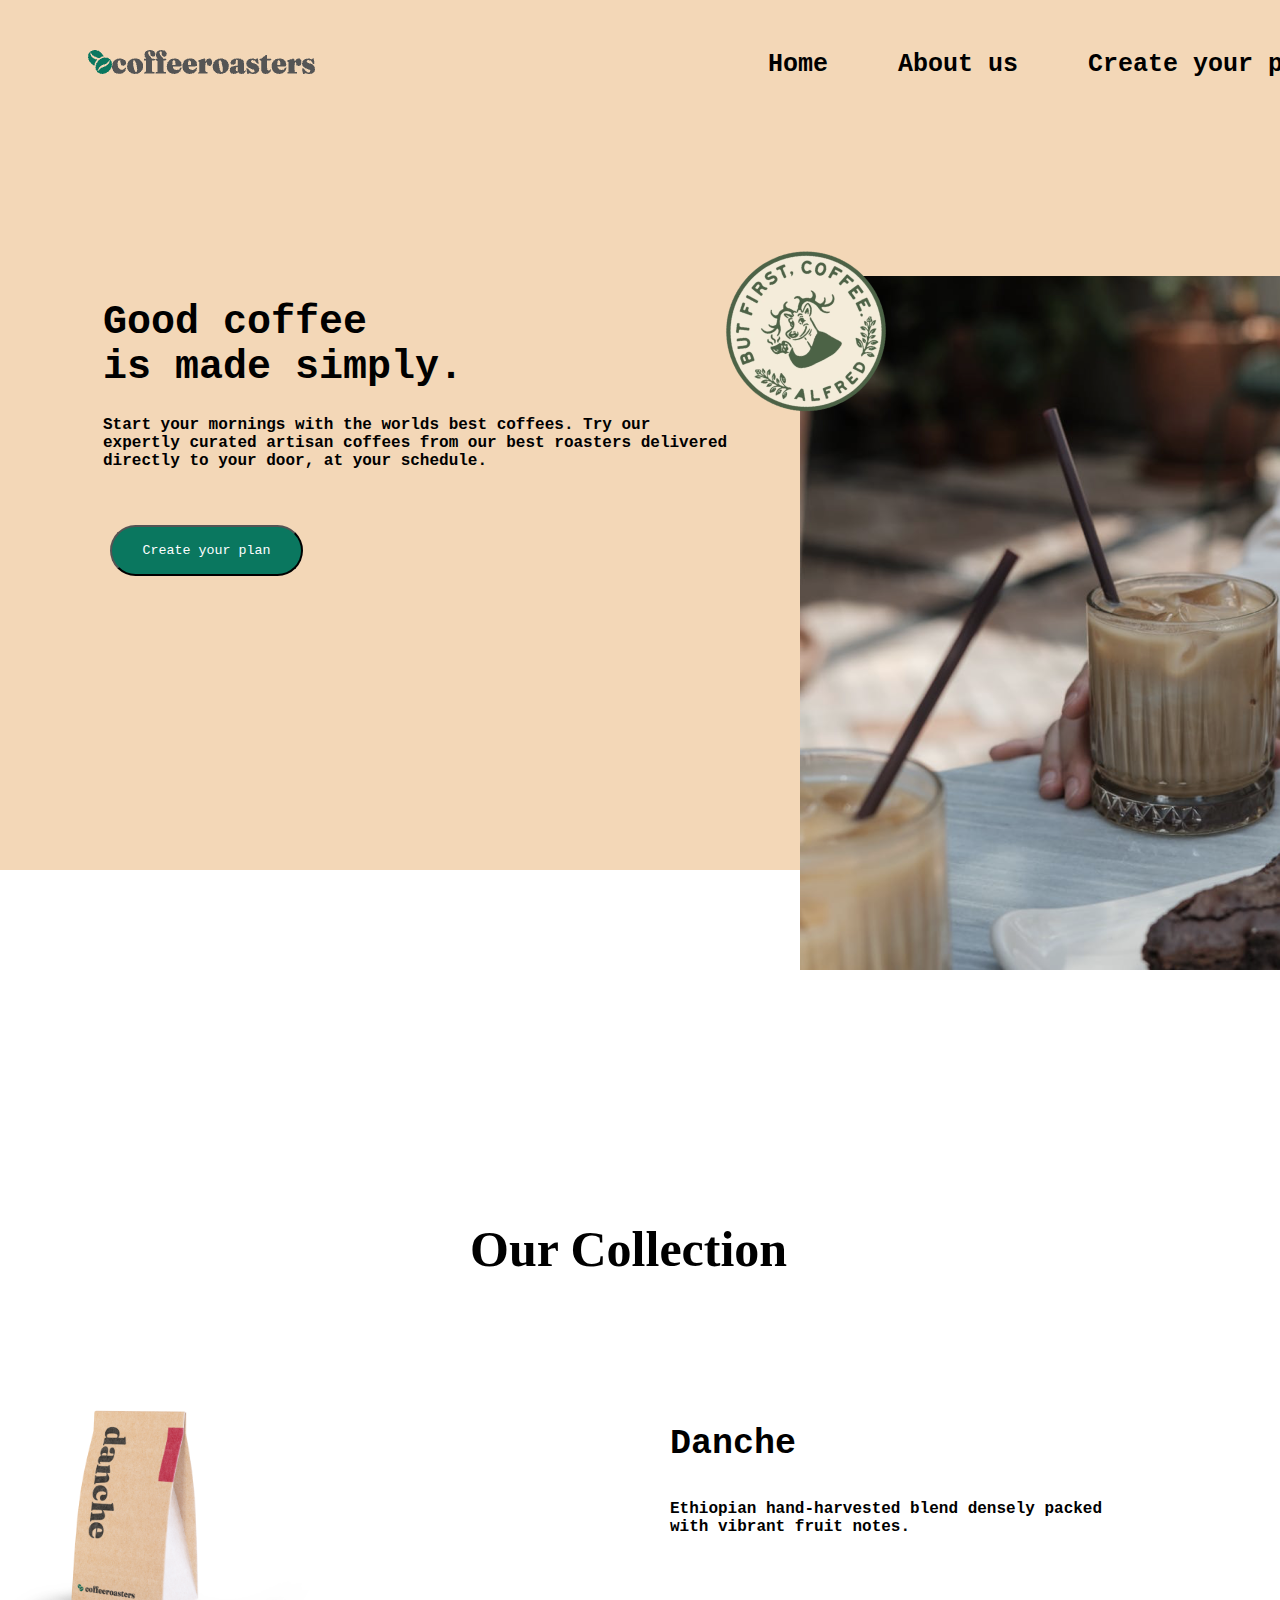
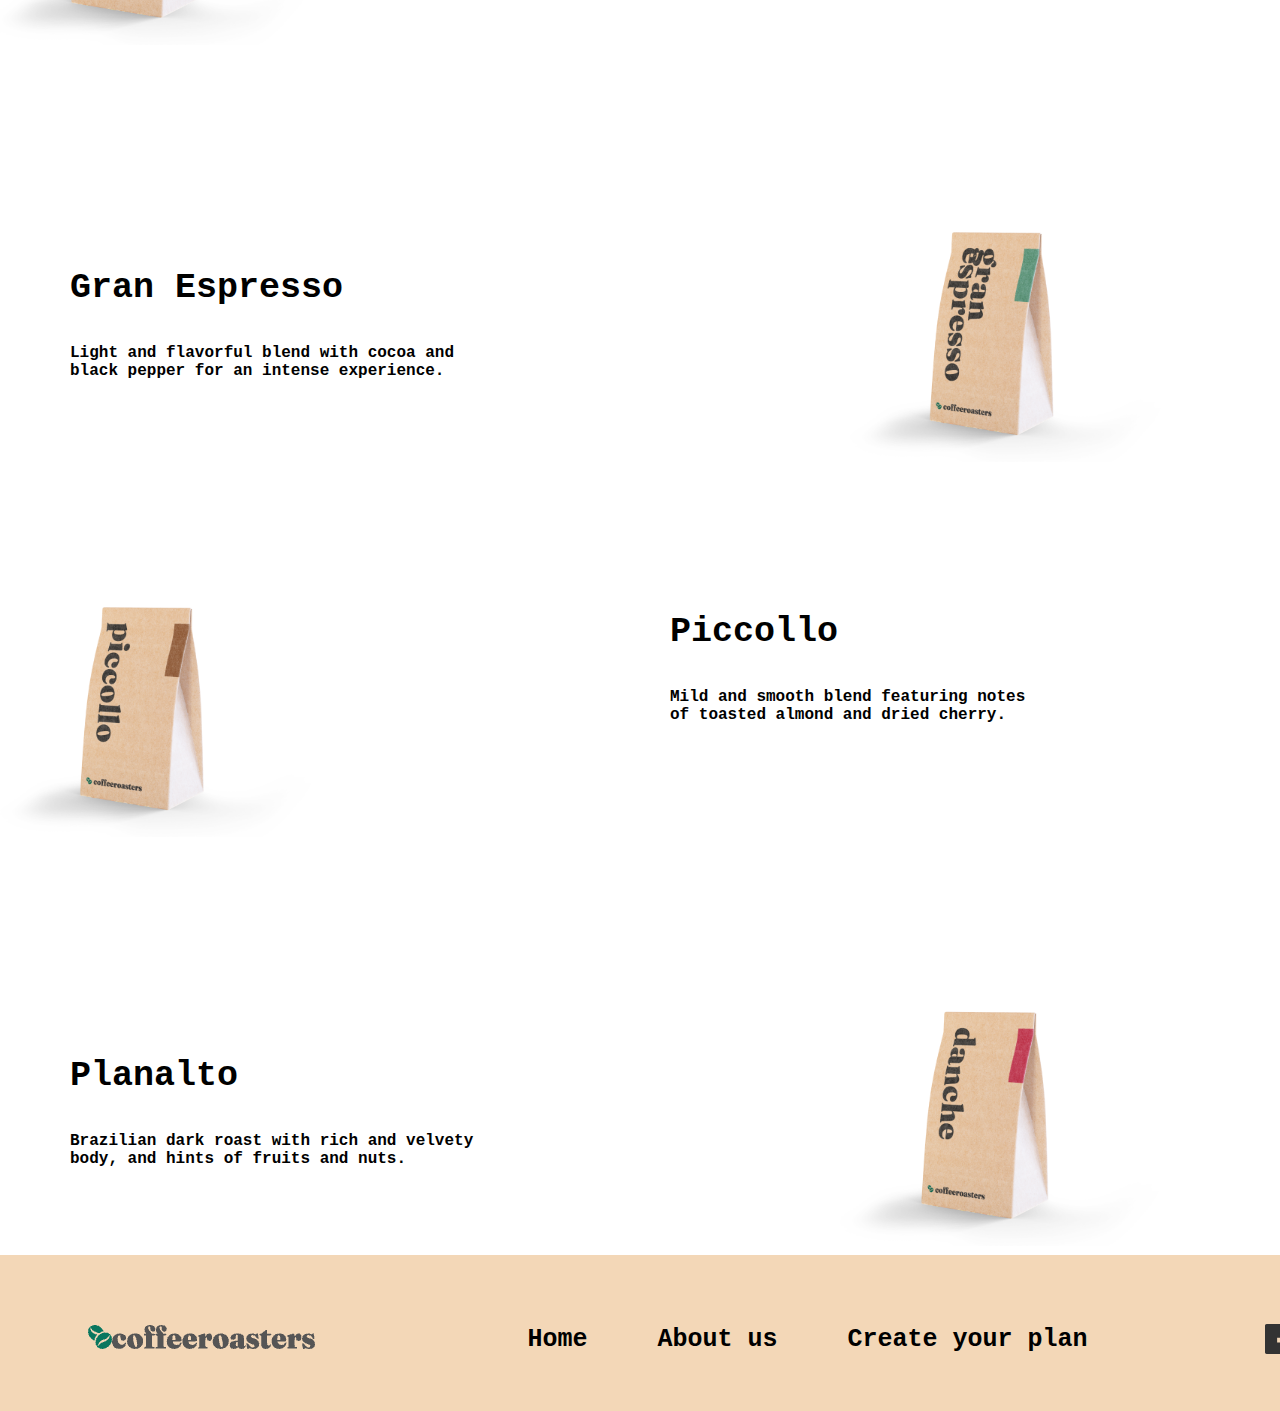
<file: index.html>
<!DOCTYPE html>
<html lang="en">
<head>
    <meta charset="UTF-8">
    <meta name="viewport" content="width=device-width, initial-scale=1.0">
    <title>Document</title>
    <link rel="stylesheet" href="style.css">
</head>
<body>

<header>




    <div class="container">
        <div class="header-wrapper">
          <div>
            <img class="walpaper" src="image/Group 3614.png" alt="">
          </div>
          <div class="header-list">
            <nav>
              <ul class="header-link">
                <li>
                  <a class="nav-link" href="about.html">Home</a>
                </li>
                <li>
                  <a class="nav-link" href="about.html">About us</a>
                </li>
                <li>
                  <a class="nav-link" href="about.html">Create your plan</a>
                </li>
              </ul>
            </nav>
          </div>
        </div>
      </div>

    </header>

    <main>
      <div class="container">
        <div class="text-big">
          <div class="text-s">
            <h1 class="tx">
              Good coffee <br>
              is made simply.
            </h1>
  
            <h4 class="p">
              Start your mornings with the worlds best coffees. Try our<br>
               expertly curated artisan coffees from our best roasters delivered <br>
               directly to your door, at your schedule.
            </p>
          </div>
        </div>
      </div>
  
  
  
        <button class="one-btn">
          Create your plan
        </button>
    </div>

     <div class="container-walpep">
      <img class="but-first" src="image/Rectangle 679.png" alt="">
      <img class="lll" src="image/image 40 (1).png" alt="">
     </div>




    </main>


<div class="container">
  <div class="img-box">
    <div class="ws">
      <div class="ws-1">

        <h1 class="df">Our Collection</h1>

        <img class="img-boxx" src="image/kopi4.png" alt="">
<div class="cls">
       <h1 class="dr">
        Danche
      </h1>
      <h4 class="drr">
        Ethiopian hand-harvested blend densely packed <br>
        with vibrant fruit notes.
      </h4>
    </div>
      </div>
    </div>
  </div>
</div>


<div class="container">
  <div class="img-box1">
    <div class="ws1">
      <div class="ws-11">

        <div class="cls1">
          <h1 class="dr1" style="display: flex;">
            Gran Espresso
         </h1>
         <h4 class="drr1">
          Light and flavorful blend with cocoa and <br>
          black pepper for an intense experience.
         </h4>
       </div>

        <img class="img-boxxs" src="image/kopi1 copy.png" alt="">

      </div>
    </div>
  </div>
</div>


<div class="container">
  <div class="img-box2">
    <div class="ws2">
      <div class="ws-12">

        <img class="img-boxx2" src="image/kopi3.png" alt="">


<div class="cls2">
       <h1 class="dr2">
        Piccollo
      </h1>
      <h4 class="drr2">
        Mild and smooth blend featuring notes<br> of toasted almond and dried cherry.
      </h4>
    </div>
      </div>
    </div>
  </div>
</div>



<div class="container">
  <div class="img-box13">
    <div class="ws13">
      <div class="ws-113">

        <div class="cls13">
          <h1 class="dr13" style="display: flex;">
            Planalto
         </h1>
         <h4 class="drr13">
          Brazilian dark roast with rich and velvety<br>
           body, and hints of fruits and nuts.
         </h4>
       </div>

        <img class="img-boxxs3" src="image/kopi4.png" alt="">

      </div>
    </div>
  </div>
</div>



<div class="hd4">

  <div class="container">
      <div class="header-wrappers">
        <div>
          <img class="walpapers" src="image/Group 3614.png" alt="">
        </div>
        <div class="header-lists">
          <nav class="fg">
            <ul class="header-links">
              <li>
                <a class="nav-links" href="">Home</a>
              </li>
              <li>
                <a class="nav-links" href="">About us</a>
              </li>
              <li>
                <a class="nav-links" href="">Create your plan</a>
              </li>
            </ul>
          </nav>
        </div>
      </div>
    </div>
<div class="wde" style="display: flex;">
     <img class="face" src="image/Path.svg" alt="">
     <img class="face" src="image/Path (1).svg" alt="">
     <img class="face" src="image/Shape.svg" alt="">
    </div>
  </div>

</body>
</html>
</file>
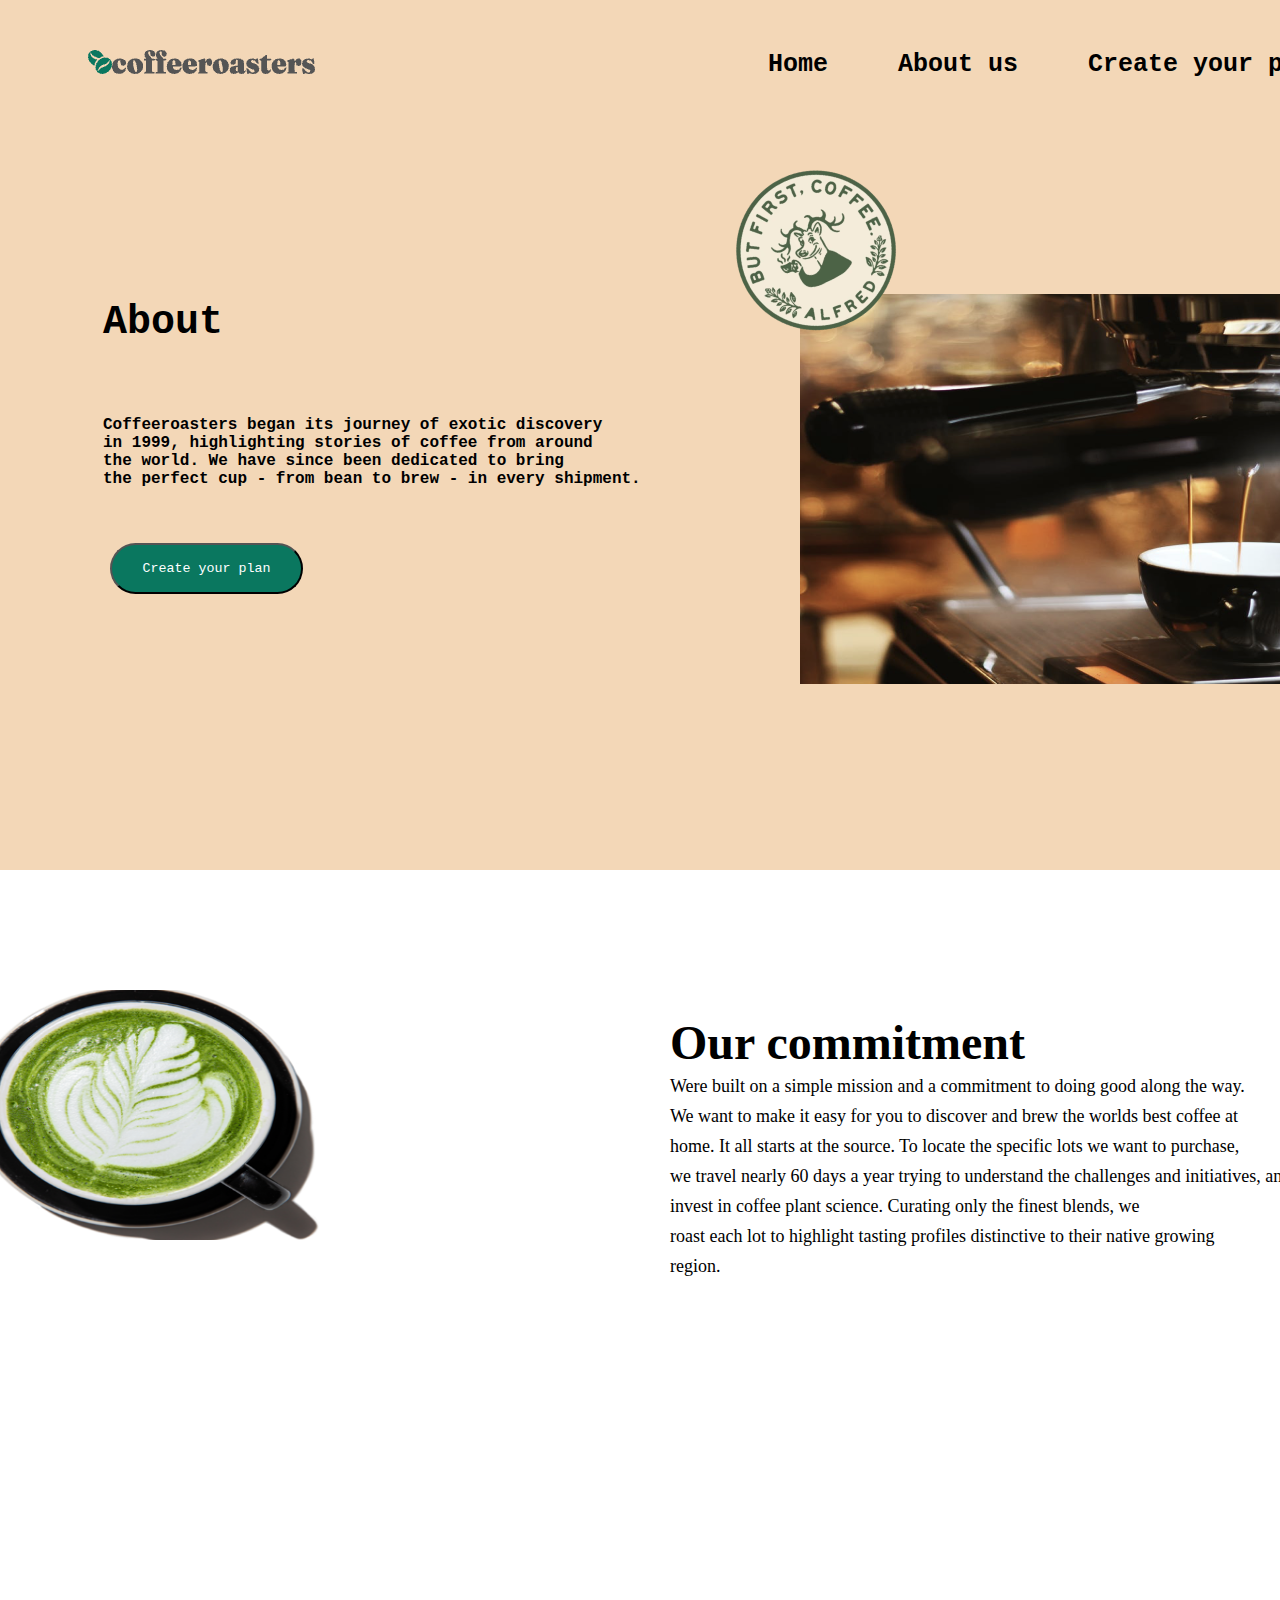
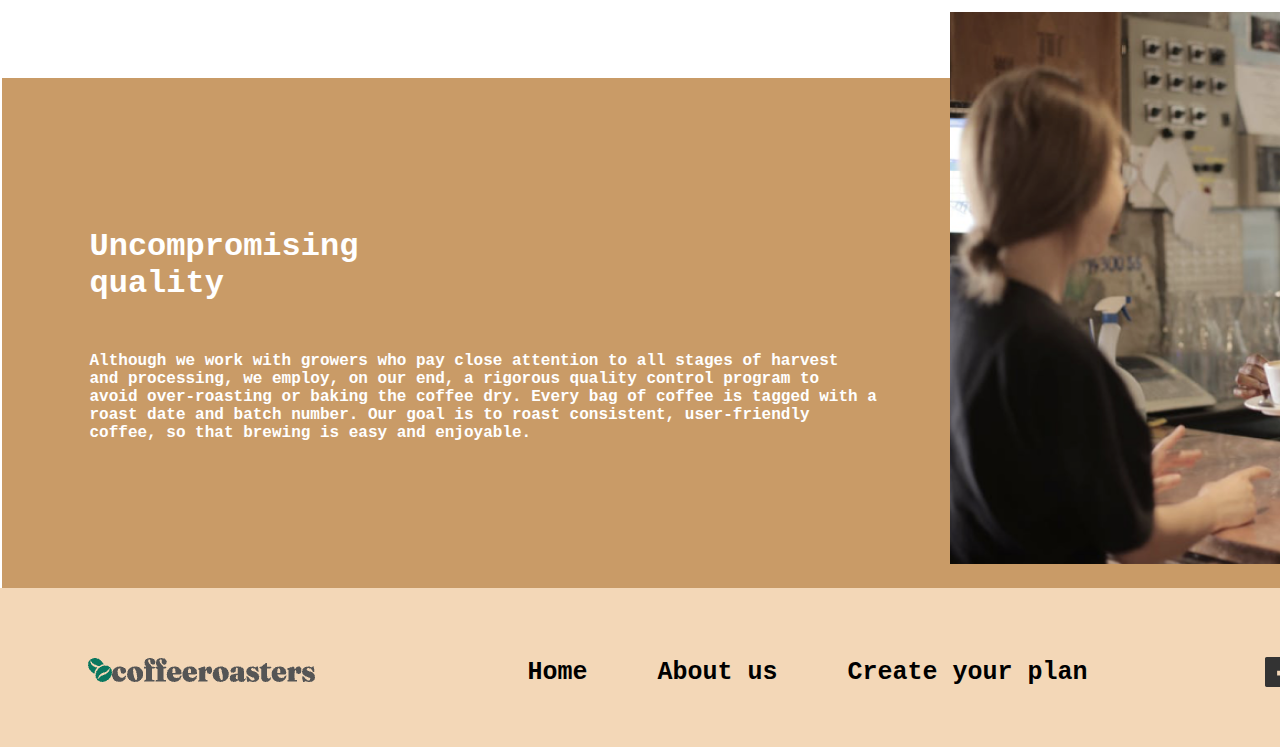
<file: about.html>
<!DOCTYPE html>
<html lang="en">
<head>
    <meta charset="UTF-8">
    <meta name="viewport" content="width=device-width, initial-scale=1.0">
    <title>Document</title>
    <link rel="stylesheet" href="style.css">
</head>
<body>
    

    <header>
    <div class="container">
        <div class="header-wrapper">
          <div>
            <img class="walpaper" src="image/Group 3614.png" alt="">
          </div>
          <div class="header-list">
            <nav>
              <ul class="header-link">
                <li>
                  <a class="nav-link" href="index.html">Home</a>
                </li>
                <li>
                  <a class="nav-link" href="index.html">About us</a>
                </li>
                <li>
                  <a class="nav-link" href="index.html">Create your plan</a>
                </li>
              </ul>
            </nav>
          </div>
        </div>
      </div>
    </header>

      <main>
        <div class="container">
          <div class="text-big">
            <div class="text-s">
              <h1 class="tx">
            About
              </h1>
    
              <h4 class="p">
                Coffeeroasters began its journey of exotic discovery <br>
                in 1999, highlighting stories of coffee from around <br>
                the world. We have since been dedicated to bring<br>
                 the perfect cup - from bean to brew - in every shipment.
              </p>
            </div>
          </div>
        </div>
    
    
    
          <button class="one-btn">
            Create your plan
          </button>
      </div>
  
       <div class="container-walpep">
        <img class="but-first" src="image/Rectangle 679 (1).png" alt="">
        <img class="lll1" src="image/image 40 (1).png" alt="">
       </div>
  
  

      </main>


      <div class="container">
        <div class="img-box">
          <div class="ws">
            <div class="ws-1">
      

      
              <img class="img-boxx" src="image/cup-6 1.png" alt="">
      <div class="cls">
             <h1 class="drq">
                Our commitment
            </h1>
            <h4 class="drrq">
                Were built on a simple mission and a commitment to doing good along the way. <br>
                We want to make it easy for you to discover and brew the worlds best coffee at<br>
                 home. It all starts at the source. To locate the specific lots we want to purchase,<br>
                  we travel nearly 60 days a year trying to understand the challenges and  initiatives, and<br>
                   invest in coffee plant science. Curating only the finest blends, we<br>
                    roast each lot to highlight tasting profiles distinctive to their native growing <br>
                    region.
            </h4>
          </div>
            </div>
          </div>
        </div>
      </div>
      

<div class="sed">
    <div class="container">
        <div class="dv1">
            <div class="dv2">
                <div class="d2">
                <h1 class="d1-bx">
                   
                    Uncompromising <br>
                    quality
                </h1>

                <h4 class="nw">
                    Although we work with growers who pay close attention to all stages of harvest <br>
                    and processing, we employ, on our end, a rigorous quality control program to <br>
                    avoid over-roasting or baking the coffee dry. Every bag of coffee is tagged with a<br>
                     roast date and batch number. Our goal is to roast consistent, user-friendly <br>
                     coffee, so that brewing is easy and enjoyable.
                </h4>
                <img class="as" src="image/Rectangle 681.png" alt="">
            </div>
            </div>
        </div>
    </div>
</div>


<div class="hd4">
<div class="container">
    <div class="header-wrappers">
      <div>
        <img class="walpapers" src="image/Group 3614.png" alt="">
      </div>
      <div class="header-lists">
        <nav class="fg">
          <ul class="header-links">
            <li>
              <a class="nav-links" href="">Home</a>
            </li>
            <li>
              <a class="nav-links" href="">About us</a>
            </li>
            <li>
              <a class="nav-links" href="">Create your plan</a>
            </li>
          </ul>
        </nav>
      </div>
    </div>
  </div>
<div class="wde" style="display: flex;">
   <img class="face" src="image/Path.svg" alt="">
   <img class="face" src="image/Path (1).svg" alt="">
   <img class="face" src="image/Shape.svg" alt="">
  </div>
</div>
</div>
</body>
</html>
</file>
<file: style.css>
header{
    width: 1516px;
height: 100px;
gap: 0px;
opacity: 0px;
background: #F3D7B7;

}

main{
    width: 1516px;
height: 770px;
gap: 0px;
opacity: 0px;
background: #F3D7B7;
padding: 50px;
}

* {
    padding: 0;
    margin: 0;
    list-style: none;
    text-decoration: none;
    box-sizing: border-box;
    font-family: "Roboto Mono", monospace;
}

.container {
    max-width: 1140px;
    margin: 0 auto;
}

.walpaper{
    margin: 50px 0 0 -100px;
}

.header-link {
    display: flex;
    gap: 70px;
    margin: 50px 0 0 -20px;
}

.header-wrapper {
    display: flex;
    align-items: center;
    justify-content: space-between;
}

.nav-link {
    font-size: 25px;
    font-weight: bolder;
    color: black;
    transition: all ease-in-out 0.2s;

}




.text-s{
    margin: 150px 0 0 -85px;
}



.tx{
    width: 512px;
    height: 116px;
    font-size: 40px;
}



.box{
    padding: 0 0 0 20px;
font-size: 20px;
    color: #000000;
    background-color: white;
    width: 398px;
height: 46px;
border-radius: 9999px;
margin: 100px 0 0 150px;

}

.one-btn{
    width:  193px;
    height: 51px;
    top: 492px;
    left: 50px;
    padding: 16px 24px 16px 24px;
    gap: 10px;
border-radius: 50px;
    opacity: 0px;
    background: #0A775F;
color: white;
    margin: 55px 0 0 60px;
    transition: 1.5s;
}


.one-btn:hover{
    background-color: aliceblue;
    color: #000000;
}


.but-first{
    margin: -300px 0 0 750px;
}




.lll{

    animation-name: logo-hello;
    animation-duration: 0.1s;
animation-delay: 0s;
animation-iteration-count: infinite;
position: absolute;
margin: -750px 0 0 650px;
}


@keyframes logo-hello {
    0%{
        transform: rotate(360deg);
    }

}


.df{
    width: 368.11px;
height: 59px;
top: 908px;
left: 556.44px;
gap: 0px;
opacity: 0px;

    font-family: Roboto;
font-size: 50px;
font-weight: 700;
line-height: 58px;
margin: 350px 0 0 400px;

}


.img-boxx{
    margin: 120px 0 0 -100px;

}

.img-boxx {

    width: 350px;
    height: 250px;
    transition: width 1s, height 1s;
  }
  
  .img-boxx:hover {
    width: 475px;
    height: 355px;
  }

  .cls{
    margin: -230px 0 0 600px;
  }

.dr{
    Width: 169.58px;
    Height: 56px;
    Size: 48px;
    font-size: 35px;
    
}


.drr{
    Width: 468.41px;
    Height: 68px;
    size: 22px;
    margin: 20px 0 0 0;
}





.df1{
    width: 368.11px;
height: 59px;
top: 908px;
left: 556.44px;
gap: 0px;
opacity: 0px;

    font-family: Roboto;
font-size: 50px;
font-weight: 700;
line-height: 58px;
margin: 350px 0 0 400px;

}


.img-boxxs{
    margin: -200px 0 0 750px;

}

.img-boxxs {

    width: 350px;
    height: 250px;
    transition: width 1s, height 1s;
  }
  
  .img-boxxs:hover {
    width: 475px;
    height: 355px;
  }

  .cls1{
   margin: 300px 0 0 0;
  }

.dr1{
    width: 338.13px;
height: 56px;
    Size: 28px;
    font-size: 35px;

    
}


.drr1{
    Width: 468.41px;
    Height: 68px;
    size: 22px;
    margin: 20px 0 0 0;
}




.df2{
    width: 368.11px;
height: 59px;
top: 908px;
left: 556.44px;
gap: 0px;
opacity: 0px;

    font-family: Roboto;
font-size: 50px;
font-weight: 700;
line-height: 58px;
margin: 350px 0 0 400px;

}


.img-boxx2{
    margin: 120px 0 0 -100px;

}

.img-boxx2 {

    width: 350px;
    height: 250px;
    transition: width 1s, height 1s;
  }
  
  .img-boxx2:hover {
    width: 475px;
    height: 355px;
  }

  .cls2{
    margin: -230px 0 0 600px;
  }

.dr2{
    Width: 169.58px;
    Height: 56px;
    Size: 48px;
    font-size: 35px;
    
}


.drr2{
    Width: 468.41px;
    Height: 68px;
    size: 22px;
    margin: 20px 0 0 0;
}



.df13{
    width: 368.11px;
height: 59px;
top: 908px;
left: 556.44px;
gap: 0px;
opacity: 0px;

    font-family: Roboto;
font-size: 50px;
font-weight: 700;
line-height: 58px;
margin: 350px 0 0 400px;

}


.img-boxxs3{
    margin: -200px 0 0 750px;

}

.img-boxxs3 {

    width: 350px;
    height: 250px;
    transition: width 1s, height 1s;
  }
  
  .img-boxxs3:hover {
    width: 475px;
    height: 355px;
  }

  .cls13{
   margin: 300px 0 0 0;
  }

.dr13{
    width: 338.13px;
height: 56px;
    Size: 28px;
    font-size: 35px;

    
}


.drr13{
    Width: 468.41px;
    Height: 68px;
    size: 22px;
    margin: 20px 0 0 0;
}




.hd{
    width: 1515px;
    height: 160px;
    margin: 200px 0 0 3px ;
background: #F3D7B7;

}



.container {
    max-width: 1140px;
    margin: 0 auto;
}

.walpapers{
    margin: 70px 0 0 -100px;
}

.header-links{
    display: flex;
    gap: 70px;
    margin: 70px 0 0 -500px;
}

.fg{
    margin:  0 0 0 -300px;
}

.header-wrappers {
    display: flex;
    align-items: center;
    justify-content: space-between;
}

.nav-links {
    font-size: 25px;
    font-weight: bolder;
    color: black;
    transition: all ease-in-out 0.2s;
    width: 49px;
    height: 19px;

    
}

.wde{
    margin: -30px 0 0 1240px;
}

.face{
    margin: 0 0 0 25px;
}



.lll1{

    animation-name: logo-hello;
    animation-duration: 0.1s;
animation-delay: 0s;
animation-iteration-count: infinite;
position: absolute;
margin: -450px 0 0 -750px;
}


.drq{
    margin: -100px 0 0 0 ;
    font-family: Roboto;
font-size: 48px;
font-weight: 700;
line-height: 56.25px;
width: 388.25px;
height: 56px;
top: 880px;
left: 744px;
gap: 0px;
opacity: 0px;

}

.drrq{
    font-family: Roboto;
font-size: 18px;
font-weight: 400;
line-height: 30px;
text-align: left;
width: 646.39px;
height: 207.49px;
top: 1000px;
left: 740px;
gap: 0px;
opacity: 0px;

}



.sed{
    width: 1515px;
height: 510px;
top: 1453px;
gap: 0px;
opacity: 0px;
background: #C99B67;
margin: 400px 0 0 2px;
}

.d2{
    margin: 150px 0 0 -100px;
    position: absolute;
}

.nw{
    margin: 50px 0 0 0 ;
    color: white;
}

.d1-bx{
    color: white;
}


.as{
    position: absolute;
    margin: -430px 0 0 860px;
}

.hd4{
    width: 1515px;
    height: 160px;

background: #F3D7B7;

}
</file>
